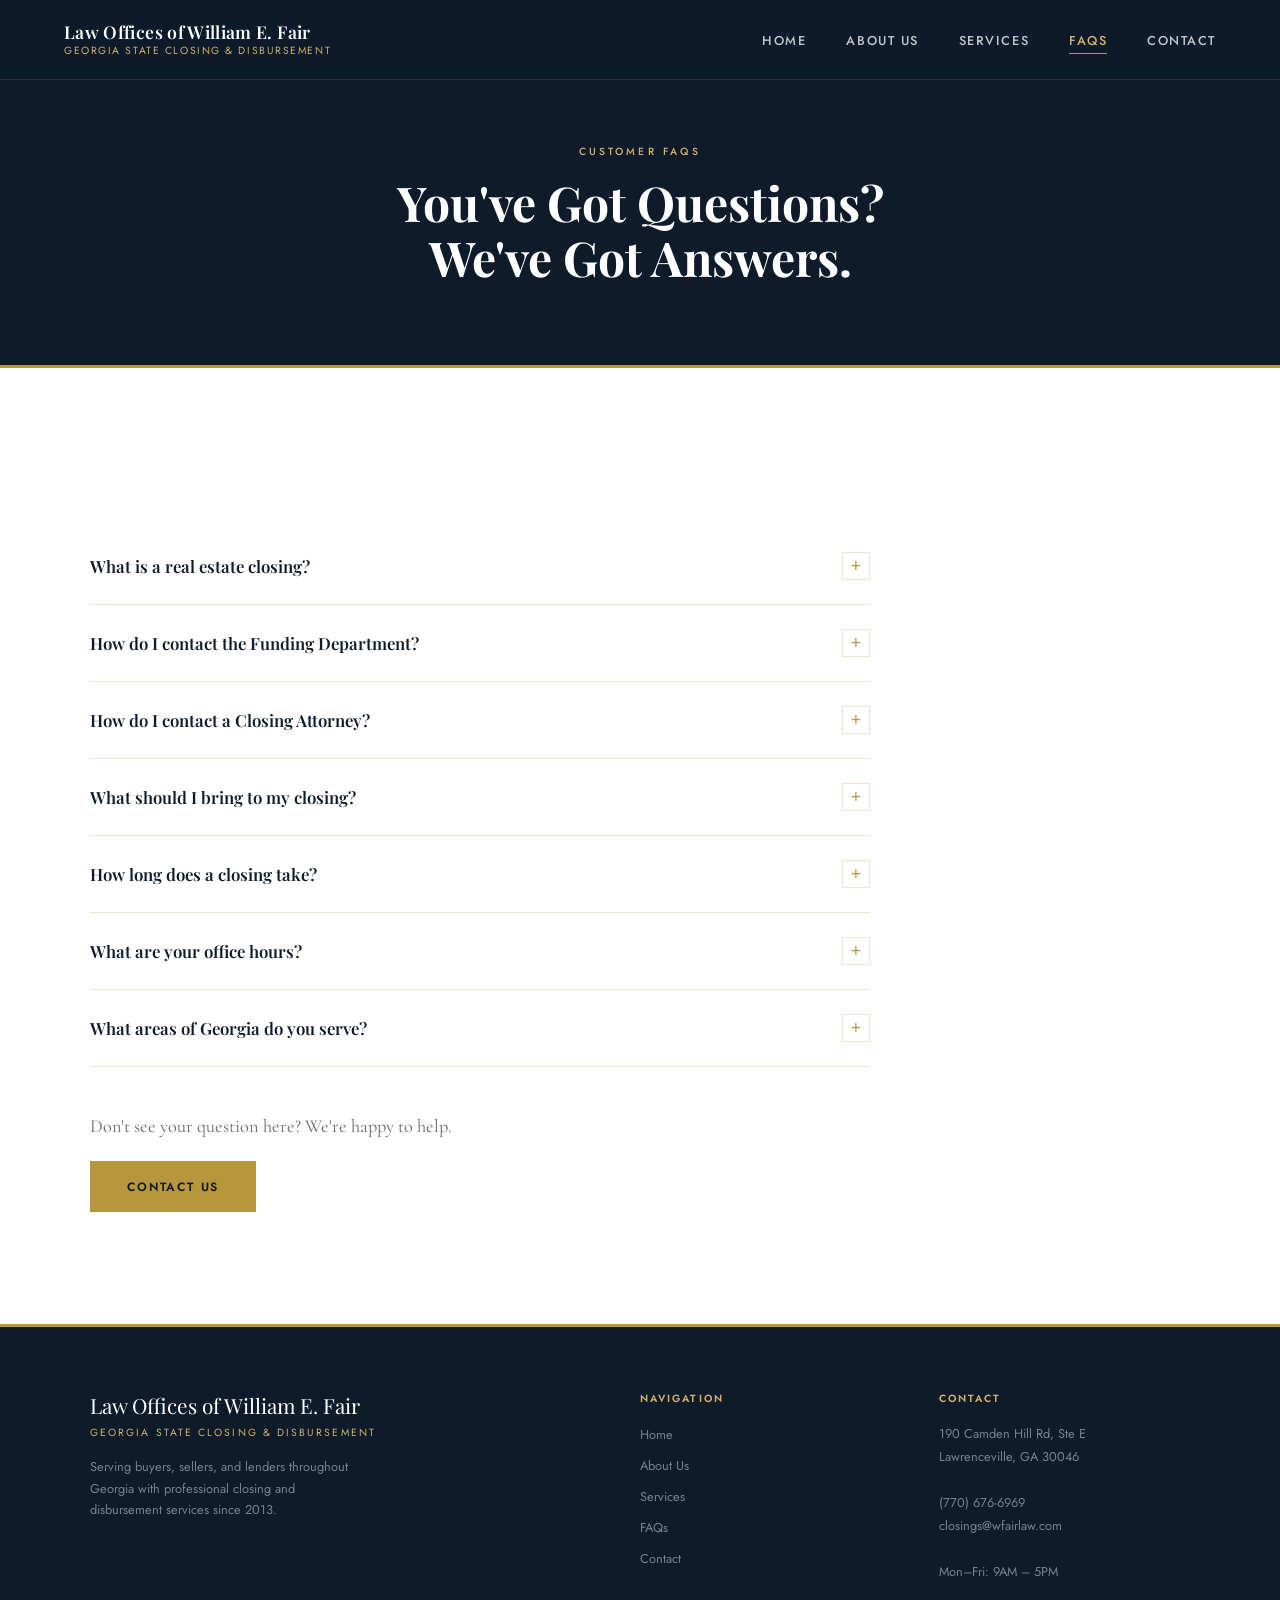
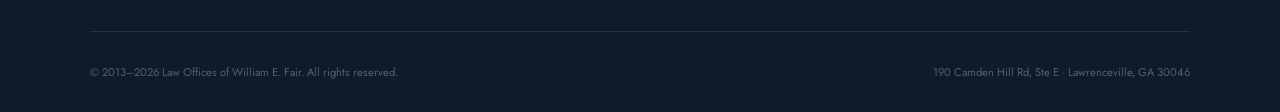
<file: faqs.html>
<!DOCTYPE html>
<html lang="en">
<head>
  <meta charset="UTF-8">
  <meta name="viewport" content="width=device-width, initial-scale=1.0">
  <title>Customer FAQs — Law Offices of William E. Fair</title>
  <meta name="description" content="You've got questions? We've got answers! Frequently asked questions about closing and disbursement services.">
  <link rel="stylesheet" href="style.css">
</head>
<body>

<!-- NAV -->
<nav>
  <div class="nav-brand">
    <span class="firm-name">Law Offices of William E. Fair</span>
    <span class="firm-sub">Georgia State Closing &amp; Disbursement</span>
  </div>
  <ul class="nav-links">
    <li><a href="index.html">Home</a></li>
    <li><a href="about.html">About Us</a></li>
    <li><a href="services.html">Services</a></li>
    <li><a href="faqs.html" class="active">FAQs</a></li>
    <li><a href="index.html#contact">Contact</a></li>
  </ul>
  <button class="nav-toggle" aria-label="Toggle menu">
    <span></span><span></span><span></span>
  </button>
</nav>

<!-- PAGE HERO -->
<div class="page-hero">
  <span class="section-label">Customer FAQs</span>
  <h1 class="section-title">You've Got Questions?<br>We've Got Answers.</h1>
</div>

<!-- FAQ CONTENT -->
<section class="faqs-section">
  <div class="section-inner">
    <div class="faq-list">

      <div class="faq-item reveal">
        <button class="faq-question">
          <span>What is a real estate closing?</span>
          <div class="faq-icon">+</div>
        </button>
        <div class="faq-answer">
          <div class="faq-answer-inner">
            A real estate closing is the final step in a property transaction where ownership formally transfers from the seller to the buyer. During the closing, all required documents are signed, funds are disbursed, and the deed is recorded. Georgia law requires a licensed attorney to oversee this process.
          </div>
        </div>
      </div>

      <div class="faq-item reveal">
        <button class="faq-question">
          <span>How do I contact the Funding Department?</span>
          <div class="faq-icon">+</div>
        </button>
        <div class="faq-answer">
          <div class="faq-answer-inner">
            For all funding and disbursement inquiries, please call our office directly at <a href="tel:7706766969" style="color:var(--gold)">(770) 676-6969</a>. The Contact Us form on this site is specifically for reaching our Closing Attorneys.
          </div>
        </div>
      </div>

      <div class="faq-item reveal">
        <button class="faq-question">
          <span>How do I contact a Closing Attorney?</span>
          <div class="faq-icon">+</div>
        </button>
        <div class="faq-answer">
          <div class="faq-answer-inner">
            You can reach our Closing Attorneys by using the <a href="index.html#contact" style="color:var(--gold)">Contact Us form</a> on this website, or by emailing us directly at <a href="mailto:closings@wfairlaw.com" style="color:var(--gold)">closings@wfairlaw.com</a>. We look forward to hearing from you.
          </div>
        </div>
      </div>

      <div class="faq-item reveal">
        <button class="faq-question">
          <span>What should I bring to my closing?</span>
          <div class="faq-icon">+</div>
        </button>
        <div class="faq-answer">
          <div class="faq-answer-inner">
            Typically you'll need a valid government-issued photo ID, a cashier's check or wire transfer for any funds due at closing, proof of homeowner's insurance, and any additional documents requested by your lender or attorney. Our team will provide you with a specific checklist prior to your closing date.
          </div>
        </div>
      </div>

      <div class="faq-item reveal">
        <button class="faq-question">
          <span>How long does a closing take?</span>
          <div class="faq-icon">+</div>
        </button>
        <div class="faq-answer">
          <div class="faq-answer-inner">
            A typical real estate closing takes between one and two hours, depending on the complexity of the transaction and the number of parties involved. Our team works efficiently to keep the process as smooth and timely as possible.
          </div>
        </div>
      </div>

      <div class="faq-item reveal">
        <button class="faq-question">
          <span>What are your office hours?</span>
          <div class="faq-icon">+</div>
        </button>
        <div class="faq-answer">
          <div class="faq-answer-inner">
            Our office is open Monday through Friday from 9:00 AM to 5:00 PM. We are located at 190 Camden Hill Rd, Suite E, Lawrenceville, GA 30046.
          </div>
        </div>
      </div>

      <div class="faq-item reveal">
        <button class="faq-question">
          <span>What areas of Georgia do you serve?</span>
          <div class="faq-icon">+</div>
        </button>
        <div class="faq-answer">
          <div class="faq-answer-inner">
            We provide closing and disbursement services throughout the entire state of Georgia. While our office is based in Lawrenceville, our team is available to assist clients across the state. Contact us to discuss your specific location and needs.
          </div>
        </div>
      </div>

    </div>

    <div style="margin-top: 3rem" class="reveal">
      <p style="font-family:'Cormorant Garamond',serif; font-size:1.15rem; color:var(--text-light); margin-bottom:1.5rem;">Don't see your question here? We're happy to help.</p>
      <a href="index.html#contact" class="btn-primary">Contact Us</a>
    </div>
  </div>
</section>

<!-- FOOTER -->
<footer>
  <div class="footer-inner">
    <div class="footer-brand">
      <div class="firm-name">Law Offices of William E. Fair</div>
      <span class="firm-sub">Georgia State Closing &amp; Disbursement</span>
      <p>Serving buyers, sellers, and lenders throughout Georgia with professional closing and disbursement services since 2013.</p>
    </div>
    <div class="footer-col">
      <h4>Navigation</h4>
      <ul>
        <li><a href="index.html">Home</a></li>
        <li><a href="about.html">About Us</a></li>
        <li><a href="services.html">Services</a></li>
        <li><a href="faqs.html">FAQs</a></li>
        <li><a href="index.html#contact">Contact</a></li>
      </ul>
    </div>
    <div class="footer-col">
      <h4>Contact</h4>
      <address>
        190 Camden Hill Rd, Ste E<br>
        Lawrenceville, GA 30046<br><br>
        <a href="tel:7706766969">(770) 676-6969</a><br>
        <a href="mailto:closings@wfairlaw.com">closings@wfairlaw.com</a><br><br>
        Mon–Fri: 9AM – 5PM
      </address>
    </div>
  </div>
  <div class="footer-bottom">
    <p>&copy; 2013–2026 Law Offices of William E. Fair. All rights reserved.</p>
    <p>190 Camden Hill Rd, Ste E &middot; Lawrenceville, GA 30046</p>
  </div>
</footer>

<script src="main.js"></script>
</body>
</html>
</file>
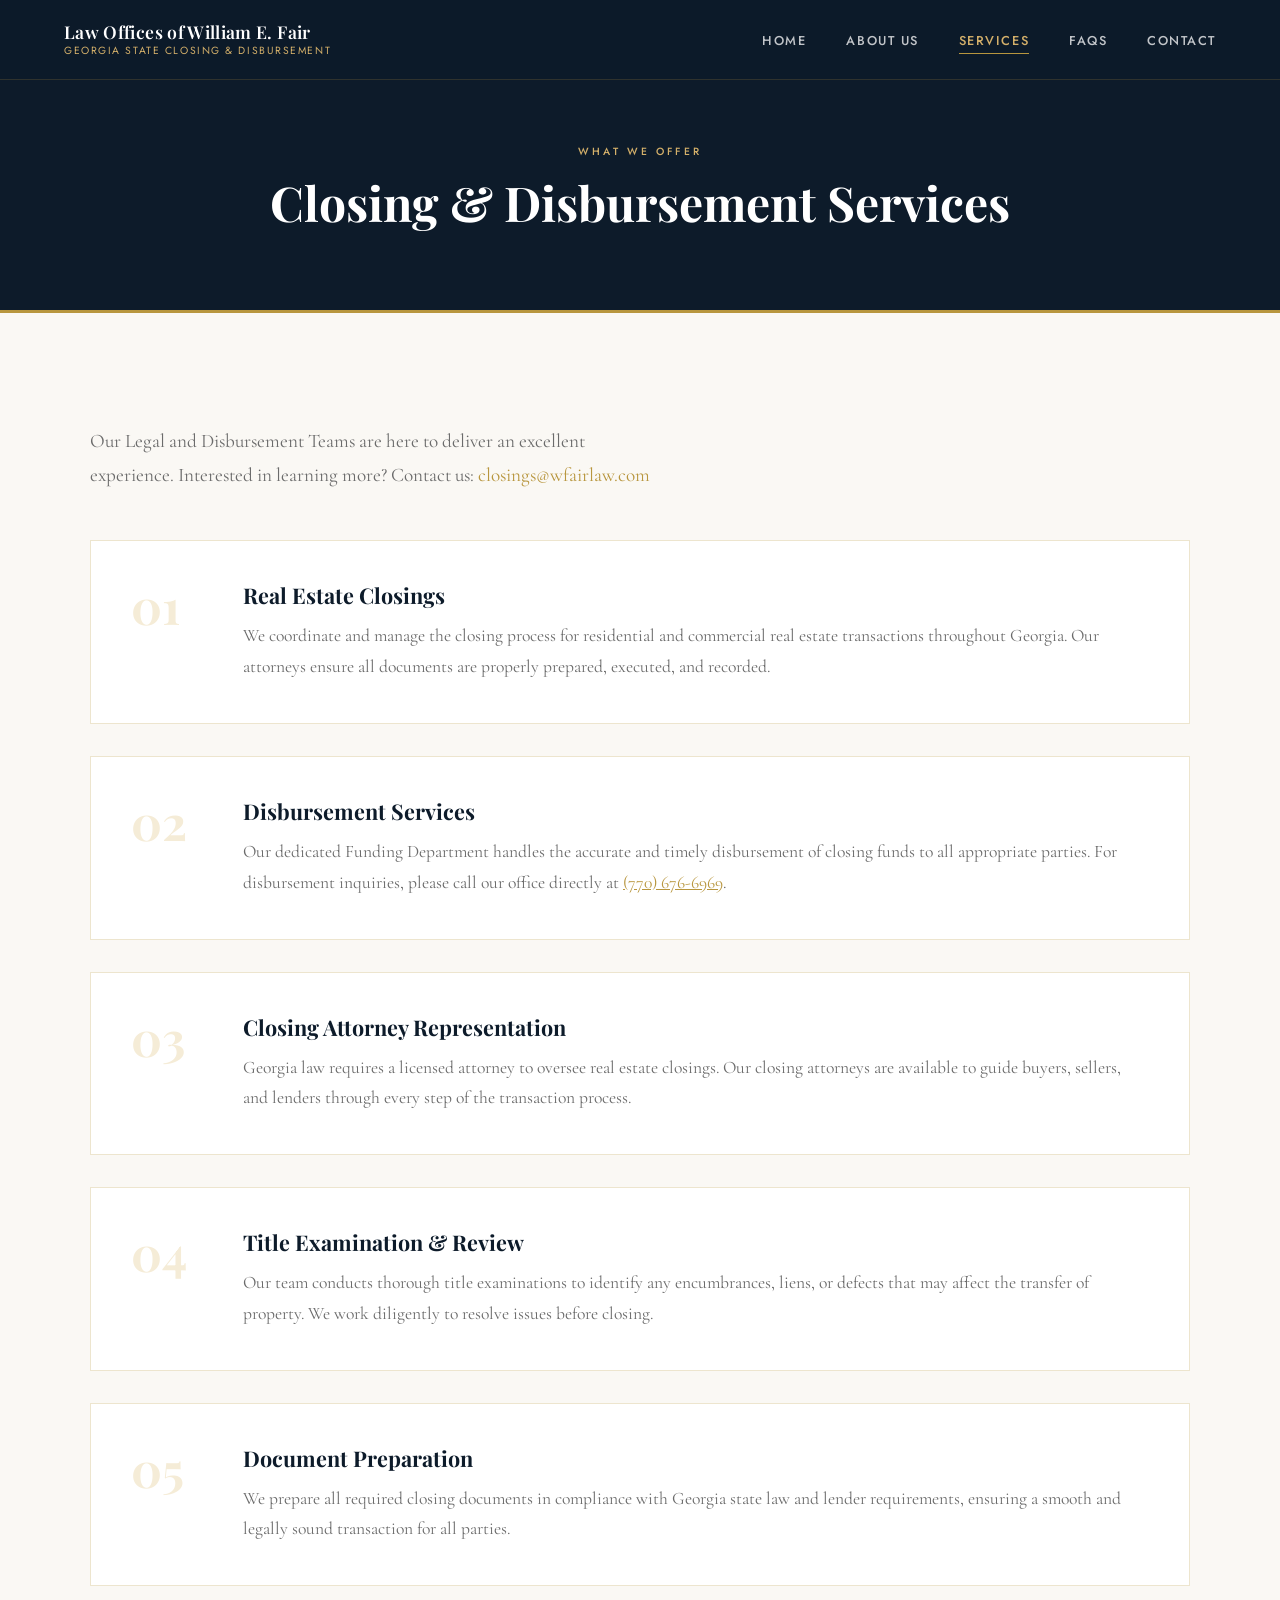
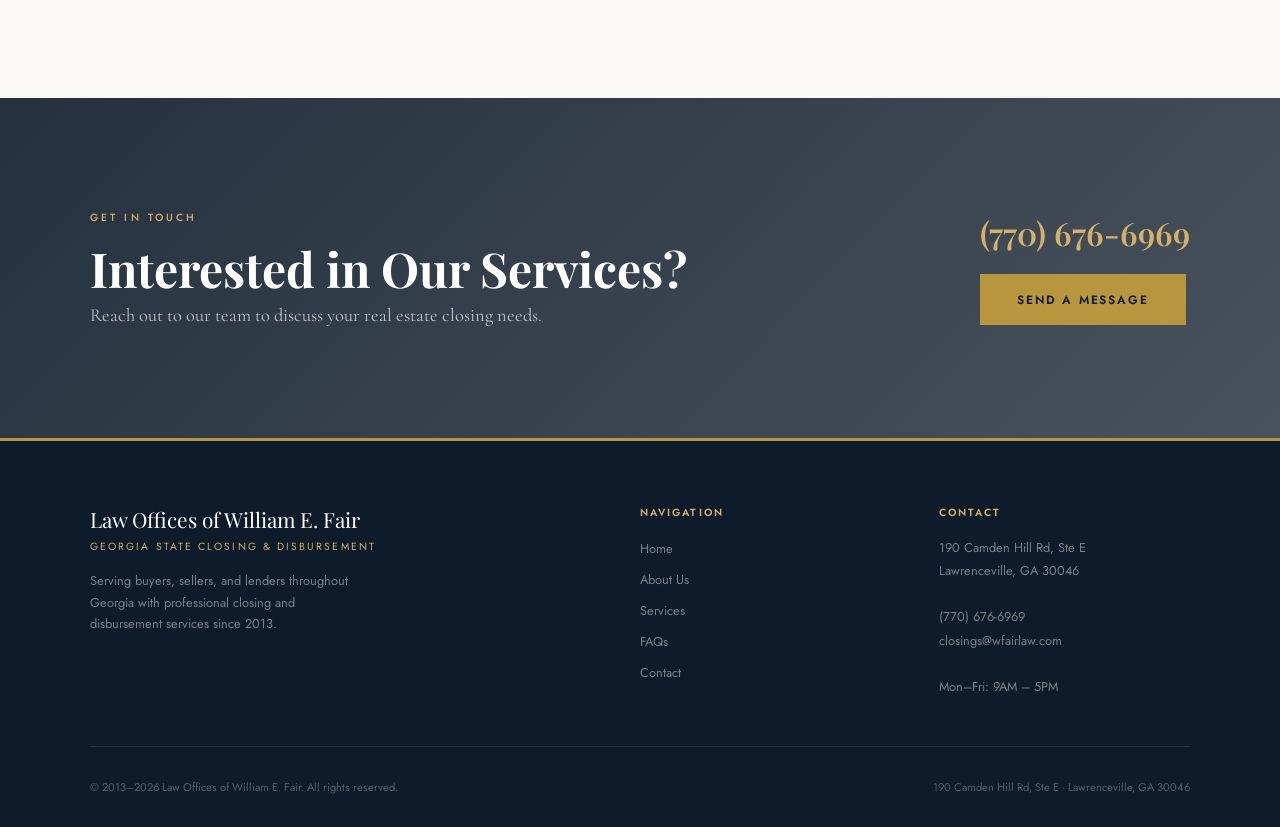
<file: services.html>
<!DOCTYPE html>
<html lang="en">
<head>
  <meta charset="UTF-8">
  <meta name="viewport" content="width=device-width, initial-scale=1.0">
  <title>Closing &amp; Disbursement Services — Law Offices of William E. Fair</title>
  <meta name="description" content="Our Legal and Disbursement Teams are here to deliver an excellent experience. Contact: closings@wfairlaw.com">
  <link rel="stylesheet" href="style.css">
</head>
<body>

<!-- NAV -->
<nav>
  <div class="nav-brand">
    <span class="firm-name">Law Offices of William E. Fair</span>
    <span class="firm-sub">Georgia State Closing &amp; Disbursement</span>
  </div>
  <ul class="nav-links">
    <li><a href="index.html">Home</a></li>
    <li><a href="about.html">About Us</a></li>
    <li><a href="services.html" class="active">Services</a></li>
    <li><a href="faqs.html">FAQs</a></li>
    <li><a href="index.html#contact">Contact</a></li>
  </ul>
  <button class="nav-toggle" aria-label="Toggle menu">
    <span></span><span></span><span></span>
  </button>
</nav>

<!-- PAGE HERO -->
<div class="page-hero">
  <span class="section-label">What We Offer</span>
  <h1 class="section-title">Closing &amp; Disbursement Services</h1>
</div>

<!-- SERVICES LIST -->
<section class="services-list-section">
  <div class="section-inner">
    <p class="section-body reveal" style="margin-bottom:0.5rem">Our Legal and Disbursement Teams are here to deliver an excellent experience. Interested in learning more? Contact us: <a href="mailto:closings@wfairlaw.com" style="color:var(--gold); text-decoration:none;">closings@wfairlaw.com</a></p>

    <div class="services-list">
      <div class="service-item reveal">
        <div class="service-item-number">01</div>
        <div class="service-item-content">
          <h3>Real Estate Closings</h3>
          <p>We coordinate and manage the closing process for residential and commercial real estate transactions throughout Georgia. Our attorneys ensure all documents are properly prepared, executed, and recorded.</p>
        </div>
      </div>
      <div class="service-item reveal">
        <div class="service-item-number">02</div>
        <div class="service-item-content">
          <h3>Disbursement Services</h3>
          <p>Our dedicated Funding Department handles the accurate and timely disbursement of closing funds to all appropriate parties. For disbursement inquiries, please call our office directly at <a href="tel:7706766969" style="color:var(--gold)">(770) 676-6969</a>.</p>
        </div>
      </div>
      <div class="service-item reveal">
        <div class="service-item-number">03</div>
        <div class="service-item-content">
          <h3>Closing Attorney Representation</h3>
          <p>Georgia law requires a licensed attorney to oversee real estate closings. Our closing attorneys are available to guide buyers, sellers, and lenders through every step of the transaction process.</p>
        </div>
      </div>
      <div class="service-item reveal">
        <div class="service-item-number">04</div>
        <div class="service-item-content">
          <h3>Title Examination &amp; Review</h3>
          <p>Our team conducts thorough title examinations to identify any encumbrances, liens, or defects that may affect the transfer of property. We work diligently to resolve issues before closing.</p>
        </div>
      </div>
      <div class="service-item reveal">
        <div class="service-item-number">05</div>
        <div class="service-item-content">
          <h3>Document Preparation</h3>
          <p>We prepare all required closing documents in compliance with Georgia state law and lender requirements, ensuring a smooth and legally sound transaction for all parties.</p>
        </div>
      </div>
    </div>
  </div>
</section>

<!-- CTA BAND -->
<section class="cta-band">
  <div class="section-inner">
    <div class="cta-left reveal">
      <span class="section-label">Get In Touch</span>
      <h2 class="section-title">Interested in Our Services?</h2>
      <p>Reach out to our team to discuss your real estate closing needs.</p>
    </div>
    <div class="cta-right reveal">
      <a class="cta-phone" href="tel:7706766969">(770) 676-6969</a>
      <div style="margin-top:1.25rem">
        <a href="index.html#contact" class="btn-primary">Send a Message</a>
      </div>
    </div>
  </div>
</section>

<!-- FOOTER -->
<footer>
  <div class="footer-inner">
    <div class="footer-brand">
      <div class="firm-name">Law Offices of William E. Fair</div>
      <span class="firm-sub">Georgia State Closing &amp; Disbursement</span>
      <p>Serving buyers, sellers, and lenders throughout Georgia with professional closing and disbursement services since 2013.</p>
    </div>
    <div class="footer-col">
      <h4>Navigation</h4>
      <ul>
        <li><a href="index.html">Home</a></li>
        <li><a href="about.html">About Us</a></li>
        <li><a href="services.html">Services</a></li>
        <li><a href="faqs.html">FAQs</a></li>
        <li><a href="index.html#contact">Contact</a></li>
      </ul>
    </div>
    <div class="footer-col">
      <h4>Contact</h4>
      <address>
        190 Camden Hill Rd, Ste E<br>
        Lawrenceville, GA 30046<br><br>
        <a href="tel:7706766969">(770) 676-6969</a><br>
        <a href="mailto:closings@wfairlaw.com">closings@wfairlaw.com</a><br><br>
        Mon–Fri: 9AM – 5PM
      </address>
    </div>
  </div>
  <div class="footer-bottom">
    <p>&copy; 2013–2026 Law Offices of William E. Fair. All rights reserved.</p>
    <p>190 Camden Hill Rd, Ste E &middot; Lawrenceville, GA 30046</p>
  </div>
</footer>

<script src="main.js"></script>
</body>
</html>
</file>
<file: style.css>
@import url('https://fonts.googleapis.com/css2?family=Playfair+Display:ital,wght@0,400;0,600;0,700;1,400&family=Cormorant+Garamond:wght@300;400;500&family=Jost:wght@300;400;500;600&display=swap');

:root {
  --navy: #0d1b2a;
  --navy-mid: #1a2e42;
  --gold: #b8963e;
  --gold-light: #d4b06a;
  --gold-pale: #f5ecd7;
  --cream: #faf8f4;
  --white: #ffffff;
  --text: #2c2c2c;
  --text-light: #6b6b6b;
  --border: rgba(184,150,62,0.25);
}

*, *::before, *::after { box-sizing: border-box; margin: 0; padding: 0; }

html { scroll-behavior: smooth; }

body {
  font-family: 'Jost', sans-serif;
  color: var(--text);
  background: var(--cream);
  overflow-x: hidden;
}

/* ─── NAV ─── */
nav {
  position: fixed;
  top: 0; left: 0; right: 0;
  z-index: 1000;
  display: flex;
  align-items: center;
  justify-content: space-between;
  padding: 0 4rem;
  height: 80px;
  background: rgba(13,27,42,0.96);
  backdrop-filter: blur(12px);
  border-bottom: 1px solid rgba(184,150,62,0.2);
  transition: all 0.3s ease;
}

nav.scrolled {
  height: 64px;
  background: rgba(13,27,42,0.99);
}

.nav-brand {
  display: flex;
  flex-direction: column;
}

.nav-brand .firm-name {
  font-family: 'Playfair Display', serif;
  font-size: 1.1rem;
  font-weight: 600;
  color: var(--white);
  letter-spacing: 0.02em;
  line-height: 1.2;
}

.nav-brand .firm-sub {
  font-family: 'Jost', sans-serif;
  font-size: 0.65rem;
  font-weight: 400;
  color: var(--gold-light);
  letter-spacing: 0.15em;
  text-transform: uppercase;
}

.nav-links {
  display: flex;
  gap: 2.5rem;
  list-style: none;
}

.nav-links a {
  font-family: 'Jost', sans-serif;
  font-size: 0.8rem;
  font-weight: 500;
  letter-spacing: 0.12em;
  text-transform: uppercase;
  color: rgba(255,255,255,0.75);
  text-decoration: none;
  transition: color 0.2s;
  position: relative;
}

.nav-links a::after {
  content: '';
  position: absolute;
  bottom: -4px; left: 0; right: 0;
  height: 1px;
  background: var(--gold);
  transform: scaleX(0);
  transition: transform 0.25s ease;
}

.nav-links a:hover, .nav-links a.active {
  color: var(--gold-light);
}
.nav-links a:hover::after, .nav-links a.active::after {
  transform: scaleX(1);
}

/* Hamburger */
.nav-toggle {
  display: none;
  flex-direction: column;
  gap: 5px;
  cursor: pointer;
  background: none;
  border: none;
  padding: 4px;
}
.nav-toggle span {
  display: block;
  width: 24px;
  height: 2px;
  background: var(--gold-light);
  transition: all 0.3s;
}

/* ─── HERO ─── */
.hero {
  position: relative;
  height: 100vh;
  min-height: 650px;
  display: flex;
  align-items: center;
  justify-content: center;
  overflow: hidden;
}

.hero-bg {
  position: absolute;
  inset: 0;
  background-image: url('https://williamfairlaw.com/images/iStock-9245202321.jpg');
  background-size: cover;
  background-position: center 30%;
  filter: brightness(0.45);
  transform: scale(1.05);
  transition: transform 8s ease;
}

.hero:hover .hero-bg { transform: scale(1.0); }

.hero-overlay {
  position: absolute;
  inset: 0;
  background: linear-gradient(160deg, rgba(13,27,42,0.6) 0%, rgba(13,27,42,0.2) 60%, transparent 100%);
}

.hero-content {
  position: relative;
  text-align: center;
  max-width: 800px;
  padding: 0 2rem;
  animation: fadeUp 1s ease both;
}

.hero-eyebrow {
  font-family: 'Jost', sans-serif;
  font-size: 0.7rem;
  font-weight: 500;
  letter-spacing: 0.3em;
  text-transform: uppercase;
  color: var(--gold-light);
  margin-bottom: 1.5rem;
  display: block;
}

.hero-content h1 {
  font-family: 'Playfair Display', serif;
  font-size: clamp(2.8rem, 6vw, 5rem);
  font-weight: 700;
  color: var(--white);
  line-height: 1.1;
  margin-bottom: 1.5rem;
  letter-spacing: -0.01em;
}

.hero-content h1 em {
  font-style: italic;
  color: var(--gold-light);
}

.hero-content p {
  font-family: 'Cormorant Garamond', serif;
  font-size: clamp(1.1rem, 2vw, 1.35rem);
  font-weight: 300;
  color: rgba(255,255,255,0.85);
  line-height: 1.7;
  margin-bottom: 2.5rem;
  max-width: 560px;
  margin-left: auto;
  margin-right: auto;
}

.hero-ctas {
  display: flex;
  gap: 1rem;
  justify-content: center;
  flex-wrap: wrap;
}

.btn-primary {
  display: inline-block;
  padding: 0.9rem 2.2rem;
  background: var(--gold);
  color: var(--navy);
  font-family: 'Jost', sans-serif;
  font-size: 0.75rem;
  font-weight: 600;
  letter-spacing: 0.15em;
  text-transform: uppercase;
  text-decoration: none;
  border: 2px solid var(--gold);
  transition: all 0.25s ease;
}

.btn-primary:hover {
  background: var(--gold-light);
  border-color: var(--gold-light);
}

.btn-outline {
  display: inline-block;
  padding: 0.9rem 2.2rem;
  background: transparent;
  color: var(--white);
  font-family: 'Jost', sans-serif;
  font-size: 0.75rem;
  font-weight: 600;
  letter-spacing: 0.15em;
  text-transform: uppercase;
  text-decoration: none;
  border: 2px solid rgba(255,255,255,0.5);
  transition: all 0.25s ease;
}

.btn-outline:hover {
  border-color: var(--gold-light);
  color: var(--gold-light);
}

.hero-scroll {
  position: absolute;
  bottom: 2.5rem;
  left: 50%;
  transform: translateX(-50%);
  display: flex;
  flex-direction: column;
  align-items: center;
  gap: 8px;
  color: rgba(255,255,255,0.4);
  font-family: 'Jost', sans-serif;
  font-size: 0.6rem;
  letter-spacing: 0.2em;
  text-transform: uppercase;
  animation: bounce 2s infinite;
}

.hero-scroll::before {
  content: '';
  display: block;
  width: 1px;
  height: 40px;
  background: linear-gradient(to bottom, transparent, rgba(255,255,255,0.4));
}

/* ─── SECTION BASICS ─── */
section { padding: 7rem 2rem; }

.section-inner {
  max-width: 1100px;
  margin: 0 auto;
}

.section-label {
  font-family: 'Jost', sans-serif;
  font-size: 0.65rem;
  font-weight: 500;
  letter-spacing: 0.3em;
  text-transform: uppercase;
  color: var(--gold);
  display: block;
  margin-bottom: 1rem;
}

.section-title {
  font-family: 'Playfair Display', serif;
  font-size: clamp(2rem, 4vw, 3rem);
  font-weight: 700;
  color: var(--navy);
  line-height: 1.15;
  margin-bottom: 1.25rem;
}

.section-body {
  font-family: 'Cormorant Garamond', serif;
  font-size: 1.2rem;
  font-weight: 400;
  color: var(--text-light);
  line-height: 1.75;
  max-width: 580px;
}

/* ─── ABOUT STRIP ─── */
.about-strip {
  background: var(--white);
  border-top: 1px solid var(--border);
  border-bottom: 1px solid var(--border);
}

.about-strip .section-inner {
  display: grid;
  grid-template-columns: 1fr 1fr;
  gap: 5rem;
  align-items: center;
}

.about-img-wrap {
  position: relative;
}

.about-img-wrap img {
  width: 100%;
  aspect-ratio: 4/3;
  object-fit: cover;
  display: block;
}

.about-img-wrap::before {
  content: '';
  position: absolute;
  top: -20px; left: -20px;
  right: 20px; bottom: 20px;
  border: 2px solid var(--border);
  z-index: 0;
}

.about-img-wrap img { position: relative; z-index: 1; }

.about-text .section-body { max-width: 100%; }

.about-since {
  display: inline-block;
  margin-top: 2rem;
  font-family: 'Jost', sans-serif;
  font-size: 0.7rem;
  font-weight: 500;
  letter-spacing: 0.2em;
  text-transform: uppercase;
  color: var(--text-light);
  border-top: 1px solid var(--border);
  padding-top: 1rem;
}

/* ─── SERVICES ─── */
.services-section { background: var(--navy); }

.services-section .section-label { color: var(--gold-light); }
.services-section .section-title { color: var(--white); }
.services-section .section-body { color: rgba(255,255,255,0.6); }

.services-grid {
  display: grid;
  grid-template-columns: repeat(3, 1fr);
  gap: 1.5px;
  margin-top: 4rem;
  background: rgba(184,150,62,0.15);
}

.service-card {
  background: var(--navy-mid);
  padding: 2.5rem;
  position: relative;
  overflow: hidden;
  transition: background 0.3s;
}

.service-card:hover { background: #1f3650; }

.service-card::before {
  content: '';
  position: absolute;
  top: 0; left: 0; right: 0;
  height: 3px;
  background: var(--gold);
  transform: scaleX(0);
  transform-origin: left;
  transition: transform 0.35s ease;
}

.service-card:hover::before { transform: scaleX(1); }

.service-number {
  font-family: 'Playfair Display', serif;
  font-size: 2.5rem;
  font-weight: 700;
  color: rgba(184,150,62,0.2);
  line-height: 1;
  margin-bottom: 1rem;
  transition: color 0.3s;
}

.service-card:hover .service-number { color: rgba(184,150,62,0.4); }

.service-card h3 {
  font-family: 'Playfair Display', serif;
  font-size: 1.15rem;
  font-weight: 600;
  color: var(--white);
  margin-bottom: 0.75rem;
  line-height: 1.3;
}

.service-card p {
  font-family: 'Jost', sans-serif;
  font-size: 0.875rem;
  font-weight: 300;
  color: rgba(255,255,255,0.55);
  line-height: 1.7;
}

/* ─── CONTACT CTA BAND ─── */
.cta-band {
  background-image: url('https://williamfairlaw.com/images/iStock-629098988.jpg');
  background-size: cover;
  background-position: center;
  background-attachment: fixed;
  position: relative;
}

.cta-band::before {
  content: '';
  position: absolute;
  inset: 0;
  background: linear-gradient(135deg, rgba(13,27,42,0.9) 0%, rgba(13,27,42,0.75) 100%);
}

.cta-band .section-inner {
  position: relative;
  display: flex;
  align-items: center;
  justify-content: space-between;
  gap: 3rem;
  flex-wrap: wrap;
}

.cta-band .section-title { color: var(--white); margin-bottom: 0.5rem; }
.cta-band .section-label { color: var(--gold-light); }
.cta-band p {
  font-family: 'Cormorant Garamond', serif;
  font-size: 1.15rem;
  color: rgba(255,255,255,0.7);
  margin-top: 0.5rem;
}

.cta-phone {
  font-family: 'Playfair Display', serif;
  font-size: 2rem;
  font-weight: 600;
  color: var(--gold-light);
  text-decoration: none;
  display: block;
  margin-bottom: 1rem;
  white-space: nowrap;
  transition: color 0.2s;
}

.cta-phone:hover { color: var(--white); }

/* ─── CONTACT SECTION ─── */
.contact-section { background: var(--cream); }

.contact-grid {
  display: grid;
  grid-template-columns: 1fr 1.4fr;
  gap: 5rem;
  margin-top: 3.5rem;
}

.contact-info h3 {
  font-family: 'Playfair Display', serif;
  font-size: 1.25rem;
  color: var(--navy);
  margin-bottom: 1.5rem;
}

.contact-detail {
  display: flex;
  flex-direction: column;
  gap: 1.25rem;
}

.contact-item {
  display: flex;
  gap: 1rem;
  align-items: flex-start;
}

.contact-icon {
  width: 40px;
  height: 40px;
  background: var(--navy);
  color: var(--gold-light);
  display: flex;
  align-items: center;
  justify-content: center;
  flex-shrink: 0;
  font-size: 1rem;
}

.contact-item-text {
  font-family: 'Jost', sans-serif;
  font-size: 0.875rem;
  color: var(--text-light);
  line-height: 1.6;
}

.contact-item-text strong {
  display: block;
  color: var(--navy);
  font-weight: 600;
  font-size: 0.75rem;
  letter-spacing: 0.1em;
  text-transform: uppercase;
  margin-bottom: 0.2rem;
}

.contact-item-text a { color: var(--text-light); text-decoration: none; }
.contact-item-text a:hover { color: var(--gold); }

/* ─── FORM ─── */
.contact-form-wrap {
  background: var(--white);
  padding: 3rem;
  border: 1px solid var(--border);
}

.contact-form-wrap h3 {
  font-family: 'Playfair Display', serif;
  font-size: 1.4rem;
  color: var(--navy);
  margin-bottom: 0.5rem;
}

.contact-form-wrap .form-sub {
  font-family: 'Jost', sans-serif;
  font-size: 0.8rem;
  color: var(--text-light);
  margin-bottom: 2rem;
  letter-spacing: 0.05em;
}

.form-row {
  display: grid;
  grid-template-columns: 1fr 1fr;
  gap: 1rem;
  margin-bottom: 1rem;
}

.form-group {
  display: flex;
  flex-direction: column;
  gap: 0.4rem;
  margin-bottom: 1rem;
}

.form-group label {
  font-family: 'Jost', sans-serif;
  font-size: 0.65rem;
  font-weight: 600;
  letter-spacing: 0.15em;
  text-transform: uppercase;
  color: var(--navy);
}

.form-group input,
.form-group textarea,
.form-group select {
  width: 100%;
  padding: 0.75rem 1rem;
  border: 1px solid #ddd;
  border-radius: 0;
  font-family: 'Jost', sans-serif;
  font-size: 0.875rem;
  color: var(--text);
  background: var(--cream);
  outline: none;
  transition: border-color 0.2s;
  -webkit-appearance: none;
}

.form-group input:focus,
.form-group textarea:focus,
.form-group select:focus {
  border-color: var(--gold);
  background: var(--white);
}

.form-group textarea { resize: vertical; min-height: 120px; }

.form-submit {
  width: 100%;
  padding: 1rem;
  background: var(--navy);
  color: var(--gold-light);
  border: 2px solid var(--navy);
  font-family: 'Jost', sans-serif;
  font-size: 0.75rem;
  font-weight: 600;
  letter-spacing: 0.2em;
  text-transform: uppercase;
  cursor: pointer;
  transition: all 0.25s;
}

.form-submit:hover {
  background: var(--gold);
  border-color: var(--gold);
  color: var(--navy);
}

.form-notice {
  font-family: 'Jost', sans-serif;
  font-size: 0.7rem;
  color: var(--text-light);
  margin-top: 0.75rem;
  text-align: center;
}

.form-success {
  display: none;
  padding: 1rem;
  background: #e8f5e9;
  border: 1px solid #a5d6a7;
  color: #2e7d32;
  font-family: 'Jost', sans-serif;
  font-size: 0.875rem;
  text-align: center;
  margin-top: 1rem;
}

/* ─── FAQs PAGE ─── */
.faqs-section { background: var(--white); }

.faq-list { margin-top: 3rem; max-width: 780px; }

.faq-item {
  border-bottom: 1px solid var(--border);
}

.faq-question {
  width: 100%;
  background: none;
  border: none;
  text-align: left;
  padding: 1.5rem 0;
  display: flex;
  justify-content: space-between;
  align-items: center;
  cursor: pointer;
  gap: 1rem;
}

.faq-question span {
  font-family: 'Playfair Display', serif;
  font-size: 1.05rem;
  font-weight: 600;
  color: var(--navy);
  line-height: 1.4;
}

.faq-icon {
  width: 28px;
  height: 28px;
  border: 1px solid var(--border);
  display: flex;
  align-items: center;
  justify-content: center;
  flex-shrink: 0;
  color: var(--gold);
  font-size: 1.1rem;
  transition: all 0.25s;
}

.faq-item.open .faq-icon {
  background: var(--navy);
  color: var(--gold-light);
  border-color: var(--navy);
  transform: rotate(45deg);
}

.faq-answer {
  max-height: 0;
  overflow: hidden;
  transition: max-height 0.35s ease;
}

.faq-answer-inner {
  padding: 0 0 1.5rem;
  font-family: 'Cormorant Garamond', serif;
  font-size: 1.1rem;
  color: var(--text-light);
  line-height: 1.75;
}

/* ─── ABOUT PAGE ─── */
.about-page-hero {
  padding: 10rem 2rem 6rem;
  background: var(--navy);
  text-align: center;
}

.about-page-hero .section-title { color: var(--white); margin-bottom: 1rem; }
.about-page-hero .section-body { color: rgba(255,255,255,0.6); margin: 0 auto; text-align: center; }

.about-content-section { background: var(--white); }

.about-content-section .section-inner {
  display: grid;
  grid-template-columns: 1fr 1fr;
  gap: 5rem;
  align-items: start;
}

.about-img-full {
  position: sticky;
  top: 100px;
}

.about-img-full img {
  width: 100%;
  display: block;
  aspect-ratio: 3/4;
  object-fit: cover;
}

.about-text-content { padding: 1rem 0; }

.about-text-content p {
  font-family: 'Cormorant Garamond', serif;
  font-size: 1.15rem;
  color: var(--text-light);
  line-height: 1.8;
  margin-bottom: 1.5rem;
}

/* ─── SERVICES PAGE ─── */
.services-page-hero {
  padding: 10rem 2rem 6rem;
  background: var(--navy);
  text-align: center;
}

.services-page-hero .section-title { color: var(--white); margin-bottom: 1rem; }
.services-page-hero .section-body { color: rgba(255,255,255,0.6); margin: 0 auto; text-align: center; }

.services-list-section { background: var(--cream); }

.services-list {
  display: grid;
  grid-template-columns: 1fr;
  gap: 2rem;
  margin-top: 3rem;
}

.service-item {
  display: grid;
  grid-template-columns: 80px 1fr;
  gap: 2rem;
  align-items: start;
  background: var(--white);
  padding: 2.5rem;
  border: 1px solid var(--border);
  transition: border-color 0.25s, box-shadow 0.25s;
}

.service-item:hover {
  border-color: var(--gold);
  box-shadow: 0 8px 40px rgba(184,150,62,0.1);
}

.service-item-number {
  font-family: 'Playfair Display', serif;
  font-size: 3rem;
  font-weight: 700;
  color: var(--gold-pale);
  line-height: 1;
}

.service-item-content h3 {
  font-family: 'Playfair Display', serif;
  font-size: 1.35rem;
  color: var(--navy);
  margin-bottom: 0.75rem;
}

.service-item-content p {
  font-family: 'Cormorant Garamond', serif;
  font-size: 1.1rem;
  color: var(--text-light);
  line-height: 1.75;
}

/* ─── PAGE HERO (generic inner pages) ─── */
.page-hero {
  padding: 9rem 2rem 5rem;
  background: var(--navy);
  text-align: center;
  border-bottom: 3px solid var(--gold);
}

.page-hero .section-label { color: var(--gold-light); }
.page-hero .section-title { color: var(--white); margin-bottom: 0; }

/* ─── FOOTER ─── */
footer {
  background: var(--navy);
  border-top: 3px solid var(--gold);
  padding: 4rem 2rem 2rem;
  color: rgba(255,255,255,0.5);
}

.footer-inner {
  max-width: 1100px;
  margin: 0 auto;
  display: grid;
  grid-template-columns: 2fr 1fr 1fr;
  gap: 3rem;
  margin-bottom: 3rem;
}

.footer-brand .firm-name {
  font-family: 'Playfair Display', serif;
  font-size: 1.3rem;
  color: var(--white);
  margin-bottom: 0.35rem;
}

.footer-brand .firm-sub {
  font-family: 'Jost', sans-serif;
  font-size: 0.65rem;
  letter-spacing: 0.2em;
  text-transform: uppercase;
  color: var(--gold-light);
  display: block;
  margin-bottom: 1rem;
}

.footer-brand p {
  font-family: 'Jost', sans-serif;
  font-size: 0.8rem;
  line-height: 1.7;
  color: rgba(255,255,255,0.45);
  max-width: 280px;
}

.footer-col h4 {
  font-family: 'Jost', sans-serif;
  font-size: 0.65rem;
  font-weight: 600;
  letter-spacing: 0.2em;
  text-transform: uppercase;
  color: var(--gold-light);
  margin-bottom: 1rem;
}

.footer-col ul {
  list-style: none;
  display: flex;
  flex-direction: column;
  gap: 0.5rem;
}

.footer-col ul li a {
  font-family: 'Jost', sans-serif;
  font-size: 0.8rem;
  color: rgba(255,255,255,0.45);
  text-decoration: none;
  transition: color 0.2s;
}

.footer-col ul li a:hover { color: var(--gold-light); }

.footer-col address {
  font-style: normal;
  font-family: 'Jost', sans-serif;
  font-size: 0.8rem;
  line-height: 1.8;
  color: rgba(255,255,255,0.45);
}

.footer-col address a { color: rgba(255,255,255,0.45); text-decoration: none; }
.footer-col address a:hover { color: var(--gold-light); }

.footer-bottom {
  max-width: 1100px;
  margin: 0 auto;
  padding-top: 2rem;
  border-top: 1px solid rgba(255,255,255,0.1);
  display: flex;
  justify-content: space-between;
  align-items: center;
  flex-wrap: wrap;
  gap: 1rem;
}

.footer-bottom p {
  font-family: 'Jost', sans-serif;
  font-size: 0.7rem;
  color: rgba(255,255,255,0.3);
}

/* ─── ANIMATIONS ─── */
@keyframes fadeUp {
  from { opacity: 0; transform: translateY(24px); }
  to   { opacity: 1; transform: translateY(0); }
}

@keyframes bounce {
  0%, 100% { transform: translateX(-50%) translateY(0); }
  50% { transform: translateX(-50%) translateY(6px); }
}

.reveal {
  opacity: 0;
  transform: translateY(20px);
  transition: opacity 0.6s ease, transform 0.6s ease;
}

.reveal.visible {
  opacity: 1;
  transform: translateY(0);
}

/* ─── RESPONSIVE ─── */
@media (max-width: 900px) {
  nav { padding: 0 1.5rem; }
  .nav-links { display: none; }
  .nav-links.open {
    display: flex;
    flex-direction: column;
    position: absolute;
    top: 80px; left: 0; right: 0;
    background: var(--navy);
    padding: 1.5rem 2rem 2rem;
    gap: 1.25rem;
    border-bottom: 1px solid var(--border);
  }
  .nav-toggle { display: flex; }

  .about-strip .section-inner,
  .contact-grid,
  .about-content-section .section-inner { grid-template-columns: 1fr; gap: 3rem; }

  .about-img-full { position: static; }

  .services-grid { grid-template-columns: 1fr; }

  .footer-inner { grid-template-columns: 1fr 1fr; }

  .form-row { grid-template-columns: 1fr; }

  .service-item { grid-template-columns: 1fr; gap: 0.75rem; }

  .cta-band .section-inner { flex-direction: column; text-align: center; }
  .cta-phone { font-size: 1.5rem; }
}

@media (max-width: 600px) {
  section { padding: 5rem 1.25rem; }
  .about-img-wrap::before { display: none; }
  .footer-inner { grid-template-columns: 1fr; }
  .contact-form-wrap { padding: 2rem 1.5rem; }
  .hero-ctas { flex-direction: column; align-items: center; }
}
</file>
